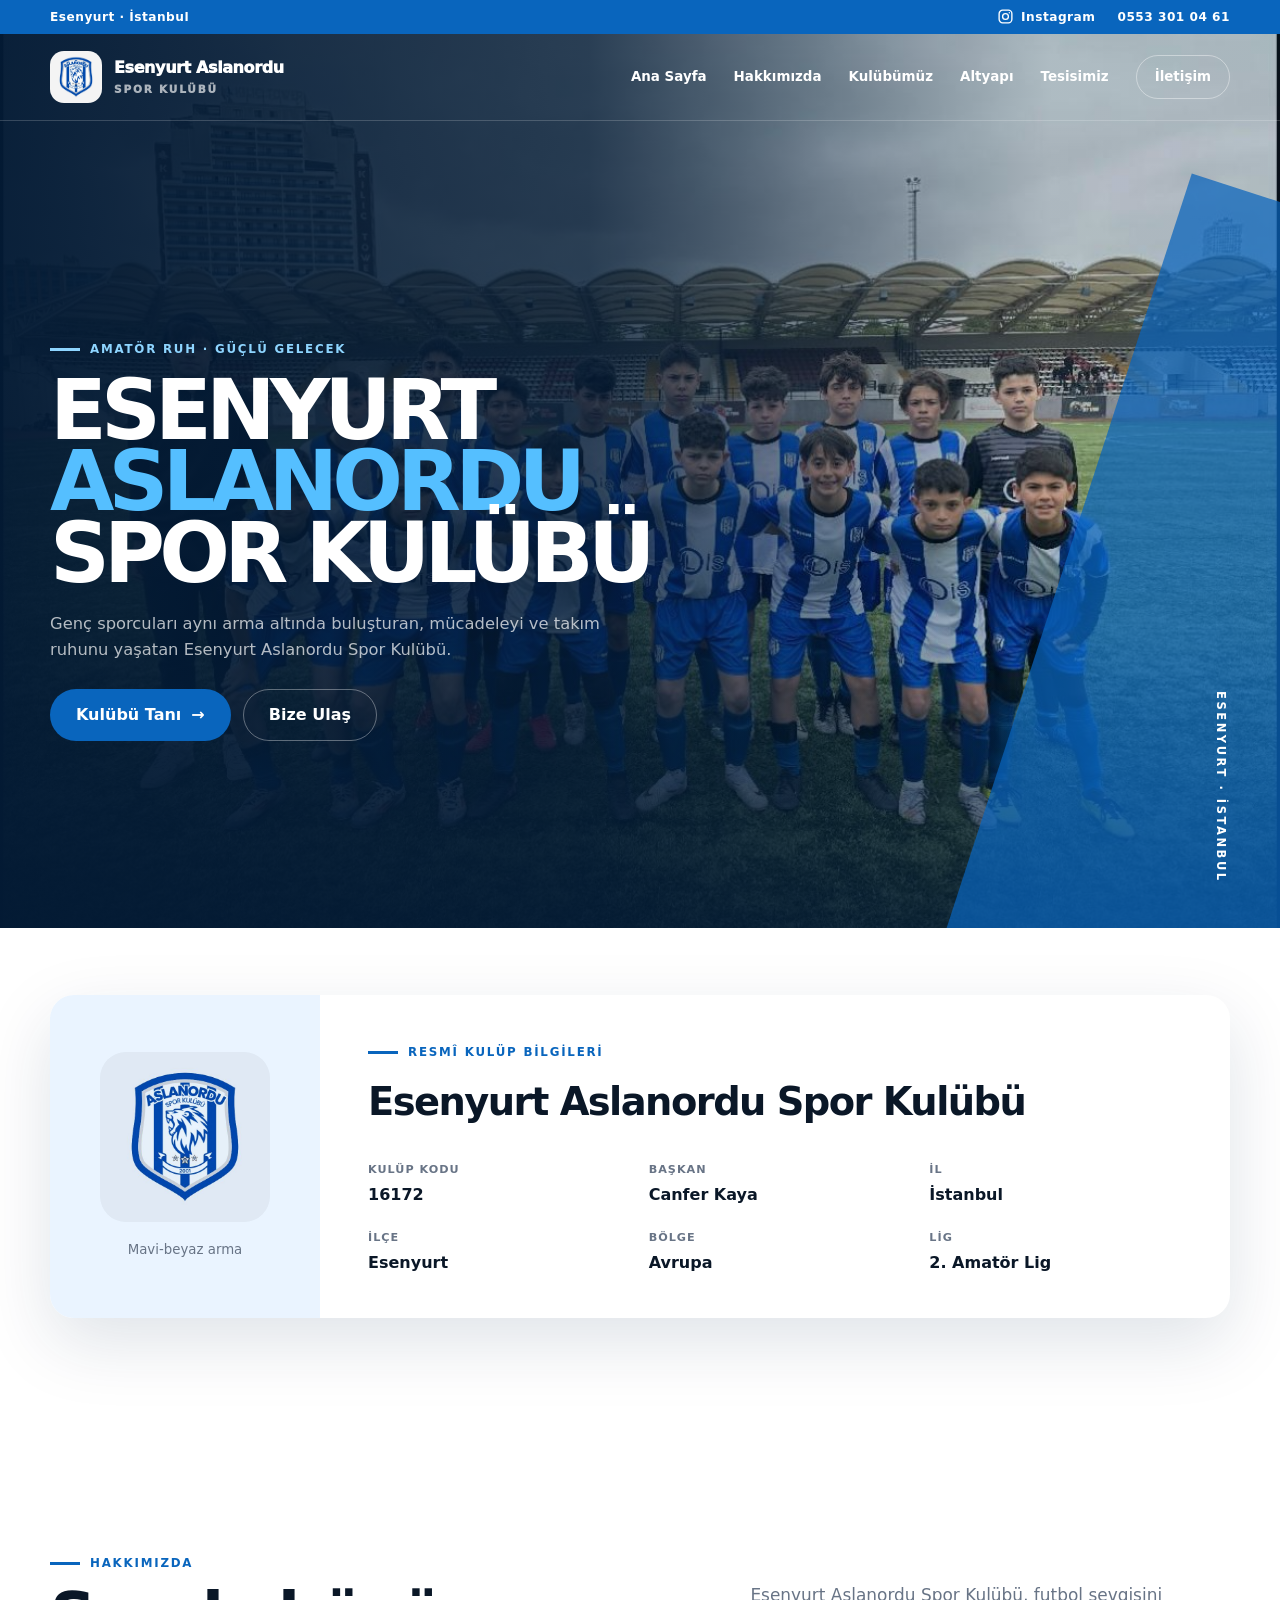
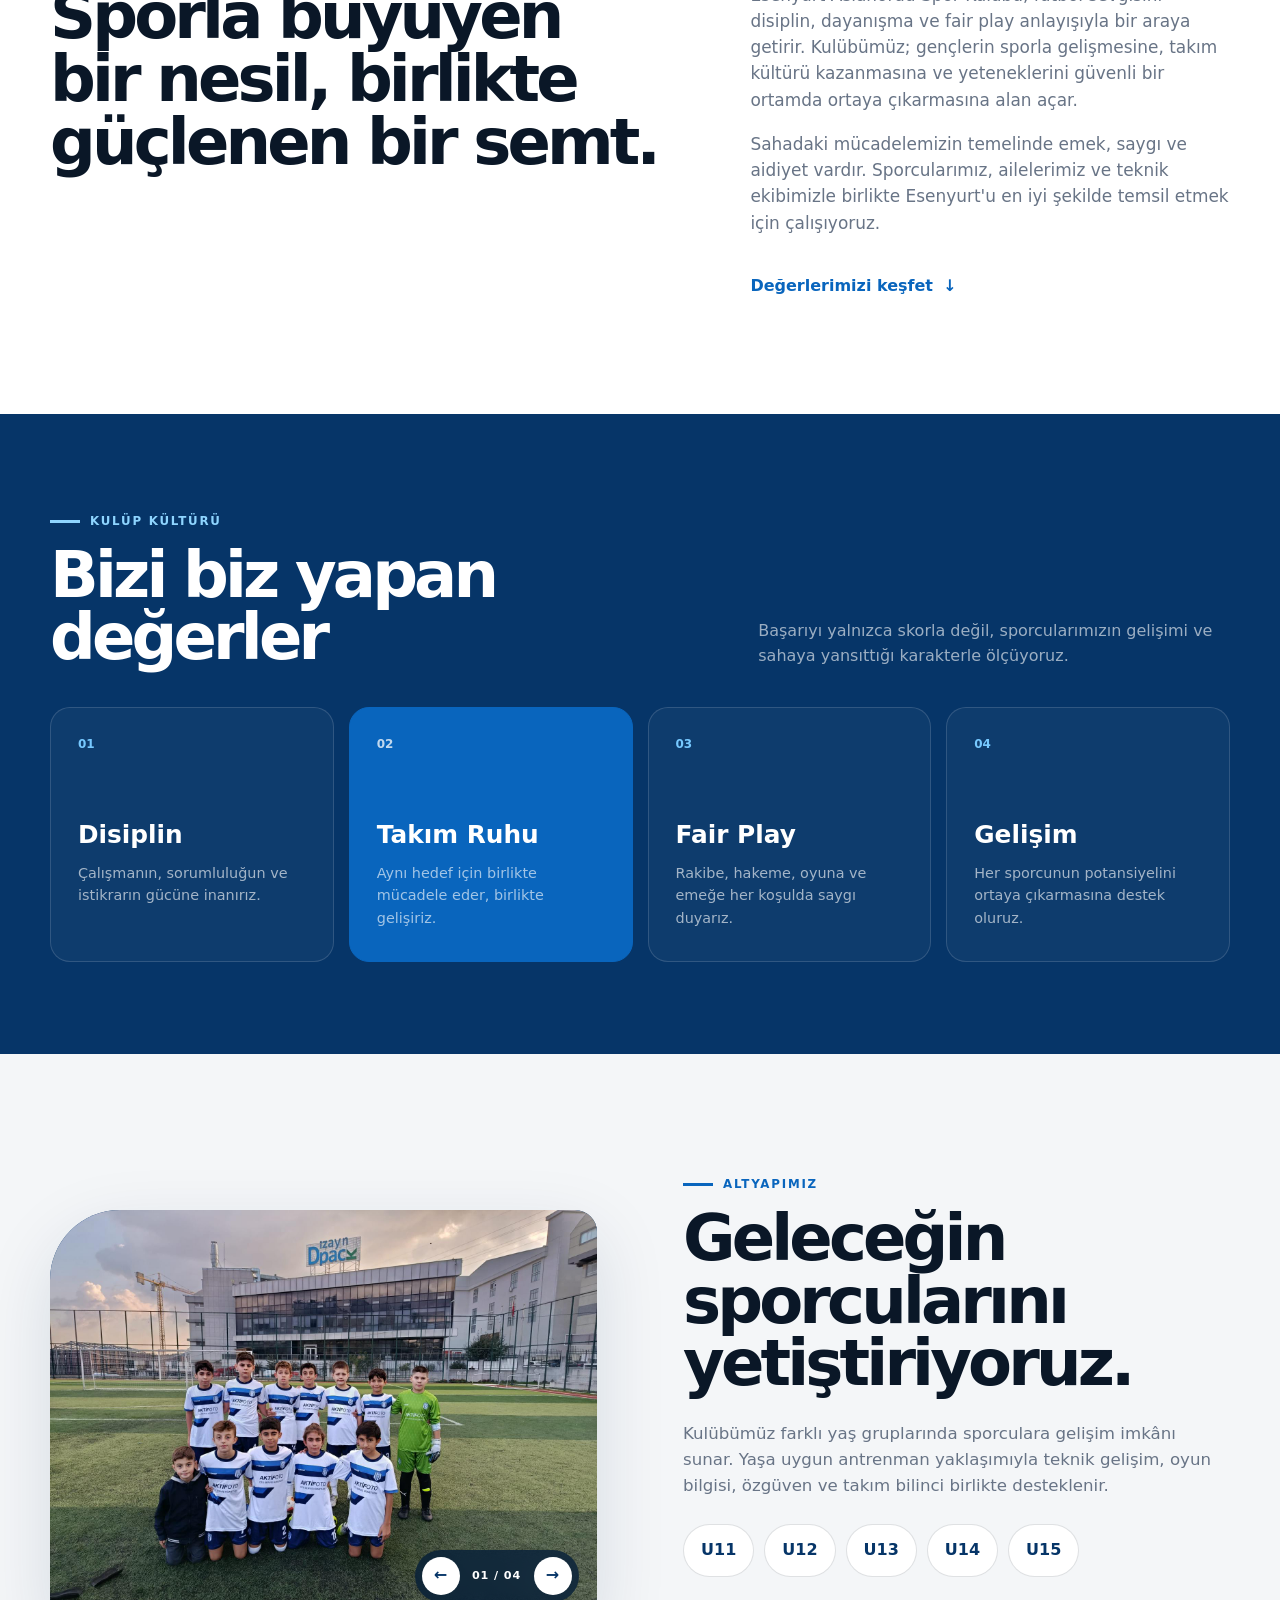
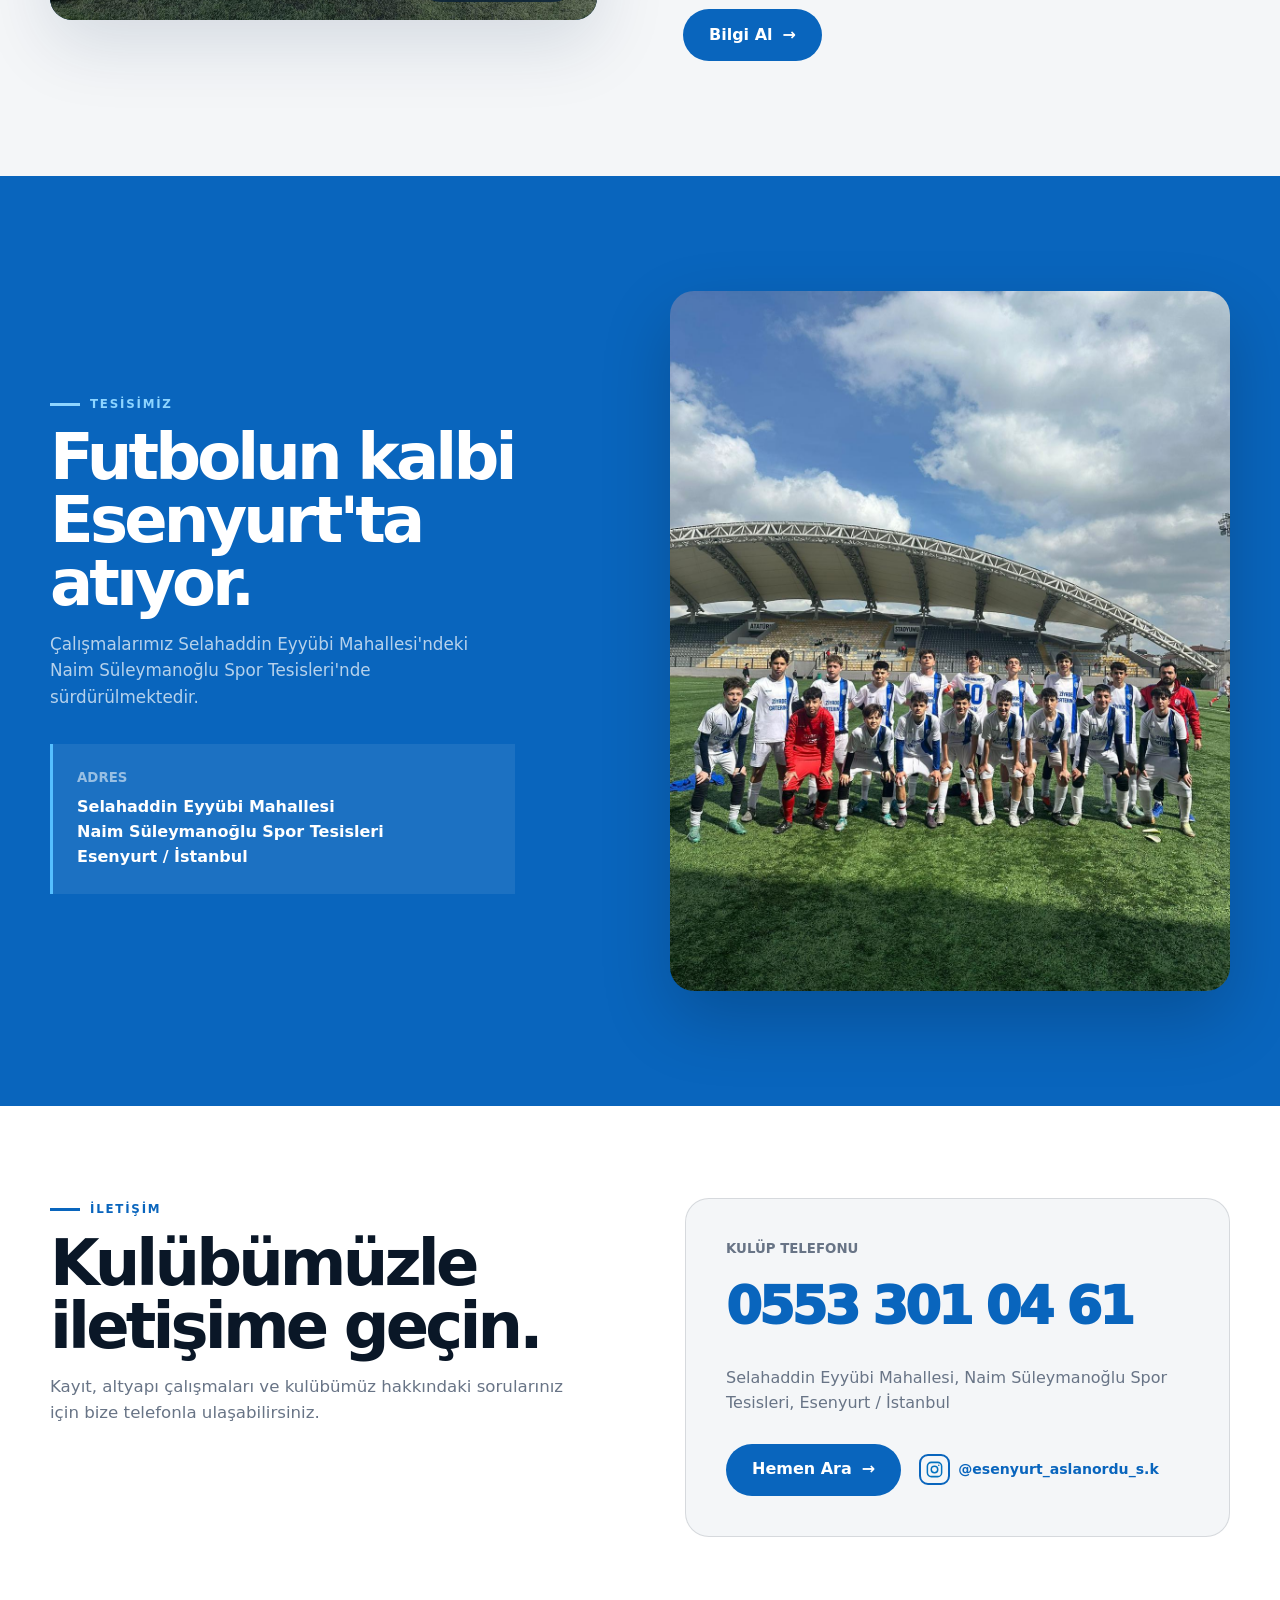
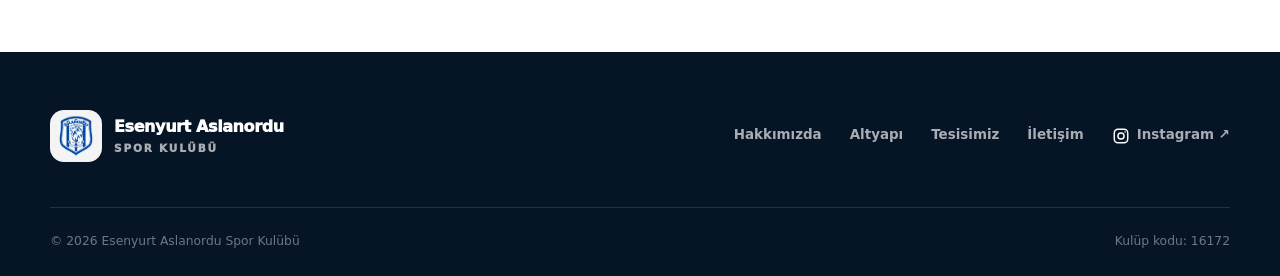
<file: web/index.html>
<!doctype html>
<html lang="tr">
<head>
  <meta charset="utf-8">
  <meta name="viewport" content="width=device-width, initial-scale=1">
  <meta name="description" content="Esenyurt Aslanordu Spor Kulübü resmî tanıtım sitesi">
  <title>Esenyurt Aslanordu Spor Kulübü</title>
  <meta name="theme-color" content="#0957a5">
  <meta property="og:type" content="website">
  <meta property="og:locale" content="tr_TR">
  <meta property="og:title" content="Esenyurt Aslanordu Spor Kulübü">
  <meta property="og:description" content="Esenyurt Aslanordu Spor Kulübü resmî tanıtım sitesi">
  <meta property="og:url" content="https://esenyurtaslanordu.com/">
  <meta property="og:image" content="https://esenyurtaslanordu.com/assets/images/hero-team.jpeg">
  <meta property="og:image:alt" content="Esenyurt Aslanordu altyapı takımı">
  <meta name="twitter:card" content="summary_large_image">
  <link rel="canonical" href="https://esenyurtaslanordu.com/">
  <link rel="icon" href="assets/images/favicon-rounded.png?v=3" type="image/png">
  <link rel="apple-touch-icon" href="assets/images/club-logo.jpeg?v=2">
  <link rel="manifest" href="manifest.webmanifest">
  <link rel="stylesheet" href="assets/css/style.css">
</head>
<body>
  <a class="skip-link" href="#icerik">İçeriğe geç</a>

  <div class="topbar">
    <div class="container topbar-inner">
      <span>Esenyurt · İstanbul</span>
      <div class="topbar-links">
        <a class="social-link" href="https://www.instagram.com/esenyurt_aslanordu_s.k/" target="_blank" rel="noopener noreferrer"><img src="assets/images/instagram.svg" alt="" width="17" height="17"> Instagram</a>
        <a href="tel:+905533010461">0553 301 04 61</a>
      </div>
    </div>
  </div>

  <header class="site-header">
    <nav class="container navbar" aria-label="Ana menü">
      <a class="brand" href="#anasayfa" aria-label="Esenyurt Aslanordu ana sayfa">
        <img class="brand-logo" src="assets/images/club-logo.jpeg" alt="Esenyurt Aslanordu Spor Kulübü logosu" width="56" height="56">
        <span class="brand-text">Esenyurt Aslanordu <small>Spor Kulübü</small></span>
      </a>
      <button class="menu-toggle" type="button" aria-label="Menüyü aç" aria-expanded="false">☰</button>
      <div class="nav-links">
        <a href="#anasayfa">Ana Sayfa</a>
        <a href="#hakkimizda">Hakkımızda</a>
        <a href="#kulup">Kulübümüz</a>
        <a href="#altyapi">Altyapı</a>
        <a href="#tesis">Tesisimiz</a>
        <a class="nav-cta" href="#iletisim">İletişim</a>
      </div>
    </nav>
  </header>

  <main id="icerik">
    <section class="hero" id="anasayfa">
      <img class="hero-art" src="assets/images/hero-team.jpeg" alt="Esenyurt Aslanordu altyapı takımı sahada" width="1179" height="853" fetchpriority="high">
      <div class="container hero-inner">
        <div class="hero-content">
          <span class="eyebrow light">Amatör ruh · Güçlü gelecek</span>
          <h1>Esenyurt<br><em>Aslanordu</em>Spor Kulübü</h1>
          <p>Genç sporcuları aynı arma altında buluşturan, mücadeleyi ve takım ruhunu yaşatan Esenyurt Aslanordu Spor Kulübü.</p>
          <div class="hero-actions">
            <a class="btn" href="#hakkimizda">Kulübü Tanı <span>→</span></a>
            <a class="btn btn-ghost" href="#iletisim">Bize Ulaş</a>
          </div>
        </div>
      </div>
      <span class="hero-note">ESENYURT · İSTANBUL</span>
    </section>

    <section class="identity-section" id="kulup">
      <div class="container">
        <div class="identity-card">
          <div class="identity-logo">
            <img class="logo-large" src="assets/images/club-logo.jpeg" alt="Aslanordu Spor Kulübü arması" width="500" height="500">
            <small>Mavi-beyaz arma</small>
          </div>
          <div class="identity-content">
            <span class="eyebrow">Resmî kulüp bilgileri</span>
            <h2>Esenyurt Aslanordu Spor Kulübü</h2>
            <div class="identity-grid">
              <div><small>Kulüp kodu</small><strong>16172</strong></div>
              <div><small>Başkan</small><strong>Canfer Kaya</strong></div>
              <div><small>İl</small><strong>İstanbul</strong></div>
              <div><small>İlçe</small><strong>Esenyurt</strong></div>
              <div><small>Bölge</small><strong>Avrupa</strong></div>
              <div><small>Lig</small><strong>2. Amatör Lig</strong></div>
            </div>
          </div>
        </div>
      </div>
    </section>

    <section class="about" id="hakkimizda">
      <div class="container about-grid">
        <div>
          <span class="eyebrow">Hakkımızda</span>
          <h2 class="section-title">Sporla büyüyen bir nesil, birlikte güçlenen bir semt.</h2>
        </div>
        <div class="about-copy">
          <p>Esenyurt Aslanordu Spor Kulübü, futbol sevgisini disiplin, dayanışma ve fair play anlayışıyla bir araya getirir. Kulübümüz; gençlerin sporla gelişmesine, takım kültürü kazanmasına ve yeteneklerini güvenli bir ortamda ortaya çıkarmasına alan açar.</p>
          <p>Sahadaki mücadelemizin temelinde emek, saygı ve aidiyet vardır. Sporcularımız, ailelerimiz ve teknik ekibimizle birlikte Esenyurt'u en iyi şekilde temsil etmek için çalışıyoruz.</p>
          <a class="text-link" href="#degerler">Değerlerimizi keşfet <span>↓</span></a>
        </div>
      </div>
    </section>

    <section class="values" id="degerler">
      <div class="container">
        <div class="section-heading">
          <div><span class="eyebrow light">Kulüp kültürü</span><h2 class="section-title">Bizi biz yapan değerler</h2></div>
          <p>Başarıyı yalnızca skorla değil, sporcularımızın gelişimi ve sahaya yansıttığı karakterle ölçüyoruz.</p>
        </div>
        <div class="value-grid">
          <article class="value-card"><span>01</span><h3>Disiplin</h3><p>Çalışmanın, sorumluluğun ve istikrarın gücüne inanırız.</p></article>
          <article class="value-card featured"><span>02</span><h3>Takım Ruhu</h3><p>Aynı hedef için birlikte mücadele eder, birlikte gelişiriz.</p></article>
          <article class="value-card"><span>03</span><h3>Fair Play</h3><p>Rakibe, hakeme, oyuna ve emeğe her koşulda saygı duyarız.</p></article>
          <article class="value-card"><span>04</span><h3>Gelişim</h3><p>Her sporcunun potansiyelini ortaya çıkarmasına destek oluruz.</p></article>
        </div>
      </div>
    </section>

    <section class="academy" id="altyapi">
      <div class="container academy-grid">
        <div class="academy-slider" aria-label="Takım fotoğrafları">
          <div class="academy-track">
            <figure class="academy-slide"><img src="assets/images/academy-team.jpeg" alt="Esenyurt Aslanordu altyapı takımı" width="1600" height="1200" loading="lazy"></figure>
            <figure class="academy-slide"><img src="assets/images/academy-night.jpeg" alt="Esenyurt Aslanordu genç takımı gece maçında" width="1200" height="1600" loading="lazy"></figure>
            <figure class="academy-slide"><img src="assets/images/facility-team.jpeg" alt="Esenyurt Aslanordu takımı stadyumda" width="1200" height="1600" loading="lazy"></figure>
            <figure class="academy-slide"><img src="assets/images/hero-team.jpeg" alt="Esenyurt Aslanordu altyapı oyuncuları sahada" width="1179" height="853" loading="lazy"></figure>
          </div>
          <div class="slider-controls">
            <button class="slider-button slider-prev" type="button" aria-label="Önceki fotoğraf">←</button>
            <span class="slider-count" aria-live="polite">01 / 04</span>
            <button class="slider-button slider-next" type="button" aria-label="Sonraki fotoğraf">→</button>
          </div>
        </div>
        <div class="academy-copy">
          <span class="eyebrow">Altyapımız</span>
          <h2 class="section-title">Geleceğin sporcularını yetiştiriyoruz.</h2>
          <p class="section-copy">Kulübümüz farklı yaş gruplarında sporculara gelişim imkânı sunar. Yaşa uygun antrenman yaklaşımıyla teknik gelişim, oyun bilgisi, özgüven ve takım bilinci birlikte desteklenir.</p>
          <div class="category-list" aria-label="Katıldığımız kategoriler">
            <span>U11</span><span>U12</span><span>U13</span><span>U14</span><span>U15</span>
          </div>
          <a class="btn" href="#iletisim">Bilgi Al <span>→</span></a>
        </div>
      </div>
    </section>

    <section class="facility" id="tesis">
      <div class="container facility-grid">
        <div>
          <span class="eyebrow light">Tesisimiz</span>
          <h2 class="section-title">Futbolun kalbi Esenyurt'ta atıyor.</h2>
          <p>Çalışmalarımız Selahaddin Eyyübi Mahallesi'ndeki Naim Süleymanoğlu Spor Tesisleri'nde sürdürülmektedir.</p>
          <div class="address-box">
            <small>Adres</small>
            <strong>Selahaddin Eyyübi Mahallesi<br>Naim Süleymanoğlu Spor Tesisleri<br>Esenyurt / İstanbul</strong>
          </div>
        </div>
        <img class="facility-visual" src="assets/images/facility-team.jpeg" alt="Esenyurt Aslanordu takımı stadyumda" width="1200" height="1600" loading="lazy">
      </div>
    </section>

    <section class="contact" id="iletisim">
      <div class="container contact-grid">
        <div>
          <span class="eyebrow">İletişim</span>
          <h2 class="section-title">Kulübümüzle iletişime geçin.</h2>
          <p class="section-copy">Kayıt, altyapı çalışmaları ve kulübümüz hakkındaki sorularınız için bize telefonla ulaşabilirsiniz.</p>
        </div>
        <div class="contact-card">
          <small>Kulüp telefonu</small>
          <a href="tel:+905533010461">0553 301 04 61</a>
          <p>Selahaddin Eyyübi Mahallesi, Naim Süleymanoğlu Spor Tesisleri, Esenyurt / İstanbul</p>
          <div class="contact-actions">
            <a class="btn" href="tel:+905533010461">Hemen Ara <span>→</span></a>
            <a class="instagram-link" href="https://www.instagram.com/esenyurt_aslanordu_s.k/" target="_blank" rel="noopener noreferrer" aria-label="Esenyurt Aslanordu Instagram hesabını aç">
              <span aria-hidden="true"><img src="assets/images/instagram.svg" alt="" width="19" height="19"></span> @esenyurt_aslanordu_s.k
            </a>
          </div>
        </div>
      </div>
    </section>
  </main>

  <footer>
    <div class="container footer-main">
      <a class="brand" href="#anasayfa">
        <img class="brand-logo" src="assets/images/club-logo.jpeg" alt="" width="56" height="56">
        <span class="brand-text">Esenyurt Aslanordu <small>Spor Kulübü</small></span>
      </a>
      <div class="footer-links"><a href="#hakkimizda">Hakkımızda</a><a href="#altyapi">Altyapı</a><a href="#tesis">Tesisimiz</a><a href="#iletisim">İletişim</a><a class="social-link" href="https://www.instagram.com/esenyurt_aslanordu_s.k/" target="_blank" rel="noopener noreferrer"><img src="assets/images/instagram.svg" alt="" width="18" height="18"> Instagram ↗</a></div>
    </div>
    <div class="container footer-bottom">
      <span>© 2026 Esenyurt Aslanordu Spor Kulübü</span>
      <span>Kulüp kodu: 16172</span>
    </div>
  </footer>

  <script src="assets/js/main.js" defer></script>
</body>
</html>
</file>
<file: web/assets/css/style.css>
:root {
  --blue: #0965bd;
  --blue-dark: #063568;
  --blue-soft: #eaf4ff;
  --cyan: #55bfff;
  --ink: #0a1727;
  --muted: #687486;
  --cream: #f4f6f8;
  --white: #fff;
  --line: rgba(10, 23, 39, .13);
  --radius: 24px;
  --shadow: 0 24px 70px rgba(5, 40, 75, .13);
}

* { box-sizing: border-box; }
html { scroll-behavior: smooth; }
body { margin: 0; color: var(--ink); background: var(--white); font-family: Inter, ui-sans-serif, system-ui, -apple-system, BlinkMacSystemFont, "Segoe UI", sans-serif; line-height: 1.55; }
body.menu-open { overflow: hidden; }
a { color: inherit; text-decoration: none; }
button { font: inherit; }
.container { width: min(1180px, calc(100% - 40px)); margin-inline: auto; }
.skip-link { position: fixed; z-index: 100; left: 14px; top: -60px; padding: 10px 16px; background: white; color: var(--ink); border-radius: 8px; }
.skip-link:focus { top: 14px; }

.eyebrow { display: inline-flex; align-items: center; gap: 10px; color: var(--blue); font-size: .74rem; font-weight: 900; letter-spacing: .15em; text-transform: uppercase; }
.eyebrow::before { content: ""; width: 30px; height: 3px; background: currentColor; }
.eyebrow.light { color: #8ed5ff; }
.section-title { max-width: 720px; margin: 13px 0 0; font-size: clamp(2.4rem, 5vw, 4.9rem); line-height: .98; letter-spacing: -.06em; }
.section-copy { color: var(--muted); font-size: 1.04rem; }
.btn { display: inline-flex; align-items: center; justify-content: center; gap: 10px; min-height: 52px; padding: 0 25px; border: 1px solid transparent; border-radius: 999px; background: var(--blue); color: white; font-weight: 850; transition: transform .2s, background .2s; }
.btn:hover { transform: translateY(-2px); background: var(--blue-dark); }
.btn-ghost { border-color: rgba(255,255,255,.35); background: transparent; }
.btn-ghost:hover { background: white; color: var(--ink); }
.text-link { display: inline-flex; gap: 10px; margin-top: 20px; color: var(--blue); font-weight: 850; }

.topbar { height: 34px; display: flex; align-items: center; background: var(--blue); color: white; font-size: .76rem; font-weight: 750; letter-spacing: .04em; }
.topbar-inner { display: flex; justify-content: space-between; gap: 20px; }
.topbar-links { display: flex; gap: 22px; }
.topbar-links a:hover { text-decoration: underline; text-underline-offset: 3px; }
.social-link { display: inline-flex; align-items: center; gap: 7px; }
.social-link img { display: block; }
.topbar .social-link img, footer .social-link img { filter: brightness(0) invert(1); }
.site-header { position: absolute; z-index: 20; top: 34px; width: 100%; color: white; border-bottom: 1px solid rgba(255,255,255,.18); }
.navbar { height: 86px; display: flex; align-items: center; justify-content: space-between; }
.brand { display: flex; align-items: center; gap: 12px; font-weight: 950; letter-spacing: -.025em; }
.brand-logo { width: 52px; height: 52px; object-fit: cover; border-radius: 14px; background: white; }
.brand-text small { display: block; opacity: .65; font-size: .66rem; letter-spacing: .17em; text-transform: uppercase; }
.nav-links { display: flex; align-items: center; gap: 27px; font-size: .84rem; font-weight: 780; }
.nav-links a { transition: opacity .2s; }
.nav-links a:hover { opacity: .62; }
.nav-cta { padding: 11px 18px; border: 1px solid rgba(255,255,255,.4); border-radius: 999px; }
.menu-toggle { display: none; z-index: 3; padding: 5px; border: 0; background: none; color: white; font-size: 1.55rem; cursor: pointer; }

.hero { position: relative; min-height: 790px; display: flex; align-items: flex-end; overflow: hidden; color: white; background: var(--blue-dark); }
.hero::before { content: ""; position: absolute; inset: 0; z-index: 1; background: linear-gradient(90deg, rgba(3,26,52,.97) 0%, rgba(3,26,52,.82) 46%, rgba(3,26,52,.2) 82%), linear-gradient(180deg, transparent 65%, rgba(3,26,52,.8)); }
.hero::after { content: ""; position: absolute; z-index: 2; right: -130px; bottom: -330px; width: 390px; height: 1050px; background: var(--blue); opacity: .72; transform: rotate(18deg); }
.hero-art { position: absolute; inset: 0; width: 100%; height: 100%; object-fit: cover; object-position: center 48%; }
.hero-inner { position: relative; z-index: 3; }
.hero-content { max-width: 900px; padding: 185px 0 72px; }
.hero h1 { margin: 16px 0 22px; font-size: clamp(3.5rem, 6.5vw, 6.15rem); line-height: .86; letter-spacing: -.07em; text-transform: uppercase; }
.hero h1 em { display: block; color: var(--cyan); font-style: normal; }
.hero-content > p { max-width: 600px; margin: 0 0 27px; color: rgba(255,255,255,.7); font-size: 1.02rem; }
.hero-actions { display: flex; flex-wrap: wrap; gap: 12px; }
.hero-note { position: absolute; z-index: 4; right: 4%; bottom: 45px; font-size: .72rem; font-weight: 850; letter-spacing: .22em; writing-mode: vertical-rl; }

.identity-section { position: relative; z-index: 5; margin-top: -48px; }
.identity-card { display: grid; grid-template-columns: 270px 1fr; overflow: hidden; border-radius: var(--radius); background: white; box-shadow: var(--shadow); }
.identity-logo { min-height: 290px; display: flex; flex-direction: column; justify-content: center; align-items: center; gap: 18px; background: var(--blue-soft); text-align: center; }
.logo-large { width: 170px; height: 170px; object-fit: contain; border-radius: 26px; mix-blend-mode: multiply; }
.identity-logo small { color: var(--muted); }
.identity-content { padding: 42px 48px; }
.identity-content h2 { margin: 10px 0 30px; font-size: clamp(1.8rem, 3vw, 2.8rem); letter-spacing: -.04em; }
.identity-grid { display: grid; grid-template-columns: repeat(3, 1fr); gap: 22px 28px; }
.identity-grid small { display: block; color: var(--muted); font-size: .7rem; font-weight: 800; letter-spacing: .09em; text-transform: uppercase; }
.identity-grid strong { display: block; margin-top: 4px; }

section { padding: 115px 0; }
.about-grid { display: grid; grid-template-columns: 1.12fr .88fr; gap: 90px; align-items: start; }
.about-copy { padding-top: 34px; }
.about-copy p { margin: 0 0 18px; color: var(--muted); font-size: 1.06rem; }

.values { padding-block: 92px; background: var(--blue-dark); color: white; }
.section-heading { display: grid; grid-template-columns: minmax(0, 1.15fr) minmax(300px, .85fr); align-items: end; gap: 70px; margin-bottom: 38px; }
.section-heading > p { max-width: 490px; margin: 0; color: rgba(255,255,255,.6); }
.value-grid { display: grid; grid-template-columns: repeat(4, 1fr); gap: 15px; }
.value-card { min-height: 255px; display: flex; flex-direction: column; padding: 27px; border: 1px solid rgba(255,255,255,.14); border-radius: 20px; background: rgba(255,255,255,.035); transition: transform .2s, border-color .2s, background .2s; }
.value-card:hover { transform: translateY(-5px); border-color: rgba(142,213,255,.5); background: rgba(255,255,255,.07); }
.value-card.featured { background: var(--blue); border-color: var(--blue); }
.value-card > span { color: #77c9ff; font-size: .75rem; font-weight: 900; }
.value-card.featured > span { color: white; opacity: .75; }
.value-card h3 { margin: 62px 0 8px; font-size: 1.55rem; }
.value-card p { margin: 0; color: rgba(255,255,255,.62); font-size: .9rem; }

.academy { background: var(--cream); }
.academy-grid { display: grid; grid-template-columns: 1fr 1fr; gap: 86px; align-items: center; }
.academy-slider { position: relative; min-width: 0; align-self: center; overflow: hidden; border-radius: 70px 22px 22px 22px; background: var(--blue-dark); box-shadow: var(--shadow); }
.academy-track { display: flex; transition: transform .65s cubic-bezier(.22,.61,.36,1); will-change: transform; }
.academy-slide { flex: 0 0 100%; margin: 0; aspect-ratio: 4 / 3; overflow: hidden; }
.academy-slide img { display: block; width: 100%; height: 100%; object-fit: cover; object-position: center; }
.academy-slide:nth-child(2) img, .academy-slide:nth-child(3) img { object-position: center 48%; }
.slider-controls { position: absolute; right: 18px; bottom: 18px; display: flex; align-items: center; gap: 10px; padding: 7px; border-radius: 999px; background: rgba(4,30,57,.78); color: white; backdrop-filter: blur(8px); }
.slider-button { width: 38px; height: 38px; display: grid; place-items: center; padding: 0; border: 0; border-radius: 50%; background: white; color: var(--blue-dark); font-weight: 900; cursor: pointer; transition: transform .2s, background .2s; }
.slider-button:hover { transform: scale(1.06); background: var(--blue-soft); }
.slider-count { min-width: 54px; text-align: center; font-size: .7rem; font-weight: 850; letter-spacing: .08em; }
.academy-copy p { margin: 26px 0; }
.category-list { display: flex; flex-wrap: wrap; gap: 10px; margin-bottom: 32px; }
.category-list span { min-width: 68px; padding: 13px 17px; border: 1px solid var(--line); border-radius: 999px; background: white; color: var(--blue-dark); text-align: center; font-weight: 900; }

.facility { background: var(--blue); color: white; }
.facility-grid { display: grid; grid-template-columns: .85fr 1.15fr; gap: 85px; align-items: center; }
.facility p { max-width: 540px; color: rgba(255,255,255,.7); font-size: 1.05rem; }
.address-box { margin-top: 34px; padding: 24px; border-left: 3px solid var(--cyan); background: rgba(255,255,255,.08); }
.address-box small { display: block; margin-bottom: 7px; color: rgba(255,255,255,.55); font-weight: 800; text-transform: uppercase; }
.facility-visual { display: block; width: min(100%, 560px); height: auto; aspect-ratio: 4 / 5; justify-self: end; object-fit: cover; object-position: center 52%; border-radius: var(--radius); box-shadow: 0 28px 70px rgba(0,0,0,.2); }

.contact { padding-top: 88px; background: white; }
.contact-grid { display: grid; grid-template-columns: 1fr 1fr; gap: 90px; align-items: start; }
.contact-card { margin-top: 4px; }
.contact-card { padding: 40px; border-radius: var(--radius); background: var(--cream); border: 1px solid var(--line); }
.contact-card small { display: block; color: var(--muted); font-weight: 800; text-transform: uppercase; }
.contact-card > a:not(.btn) { display: block; margin: 7px 0 20px; color: var(--blue); font-size: clamp(2rem, 4vw, 3.4rem); font-weight: 950; letter-spacing: -.055em; }
.contact-card p { margin-bottom: 28px; color: var(--muted); }
.contact-actions { display: flex; flex-wrap: wrap; align-items: center; gap: 18px; }
.instagram-link { display: inline-flex; align-items: center; gap: 8px; color: var(--blue); font-size: .88rem; font-weight: 850; }
.instagram-link span { display: grid; place-items: center; width: 31px; height: 31px; border: 2px solid currentColor; border-radius: 9px; font-size: 1.2rem; }
.instagram-link img { display: block; filter: invert(31%) sepia(88%) saturate(1334%) hue-rotate(182deg) brightness(89%) contrast(97%); }
.instagram-link:hover { text-decoration: underline; text-underline-offset: 4px; }

footer { padding: 58px 0 25px; background: #061526; color: white; }
.footer-main { display: flex; align-items: center; justify-content: space-between; gap: 30px; padding-bottom: 45px; }
.footer-links { display: flex; flex-wrap: wrap; gap: 28px; color: rgba(255,255,255,.65); font-size: .84rem; font-weight: 750; }
.footer-bottom { display: flex; justify-content: space-between; gap: 20px; padding-top: 24px; border-top: 1px solid rgba(255,255,255,.12); color: rgba(255,255,255,.42); font-size: .77rem; }

@media (max-width: 920px) {
  .menu-toggle { display: block; }
  .nav-links { position: fixed; inset: 0; display: none; flex-direction: column; justify-content: center; background: var(--blue-dark); font-size: 1.25rem; }
  .nav-links.open { display: flex; }
  .hero-art { object-position: center; }
  .identity-card { grid-template-columns: 220px 1fr; }
  .identity-grid { grid-template-columns: repeat(2, 1fr); }
  .about-grid, .academy-grid, .facility-grid, .contact-grid { grid-template-columns: 1fr; gap: 50px; }
  .value-grid { grid-template-columns: repeat(2, 1fr); }
  .section-heading { grid-template-columns: 1fr; align-items: start; gap: 24px; }
  .facility-visual { order: -1; }
}

@media (max-width: 640px) {
  .container { width: min(100% - 28px, 1180px); }
  .site-header { top: 34px; }
  .navbar { height: 74px; }
  .brand-text { font-size: .86rem; }
  .topbar-links { gap: 12px; }
  .topbar-links a:first-child { display: none; }
  .hero { min-height: 700px; }
  .hero-content { padding: 165px 0 62px; }
  .hero h1 { font-size: clamp(2.85rem, 14vw, 4.4rem); }
  .hero-note { display: none; }
  .identity-card { grid-template-columns: 1fr; }
  .identity-logo { min-height: 240px; }
  .identity-content { padding: 32px 24px; }
  .identity-grid { grid-template-columns: 1fr 1fr; }
  section { padding: 82px 0; }
  .about-copy { padding-top: 0; }
  .value-grid { grid-template-columns: 1fr; }
  .values { padding-block: 76px; }
  .value-card { min-height: 210px; }
  .value-card h3 { margin-top: 48px; }
  .academy-slider { border-radius: 42px 18px 18px 18px; }
  .slider-controls { right: 12px; bottom: 12px; }
  .facility-visual { width: 100%; height: auto; border-radius: 20px; }
  .contact-card { padding: 28px 22px; }
  .footer-main, .footer-bottom { flex-direction: column; align-items: flex-start; }
}

.error-page { min-height: 100vh; display: grid; place-content: center; justify-items: start; gap: 18px; padding: 40px; background: var(--blue-dark); color: var(--white); }
.error-page h1 { max-width: 760px; margin: 0; font-size: clamp(3rem, 9vw, 7rem); line-height: .9; letter-spacing: -.06em; }
.error-page p { margin: 0 0 12px; color: rgba(255,255,255,.65); }

@media (prefers-reduced-motion: reduce) {
  html { scroll-behavior: auto; }
  .academy-track { transition: none; }
}
</file>
